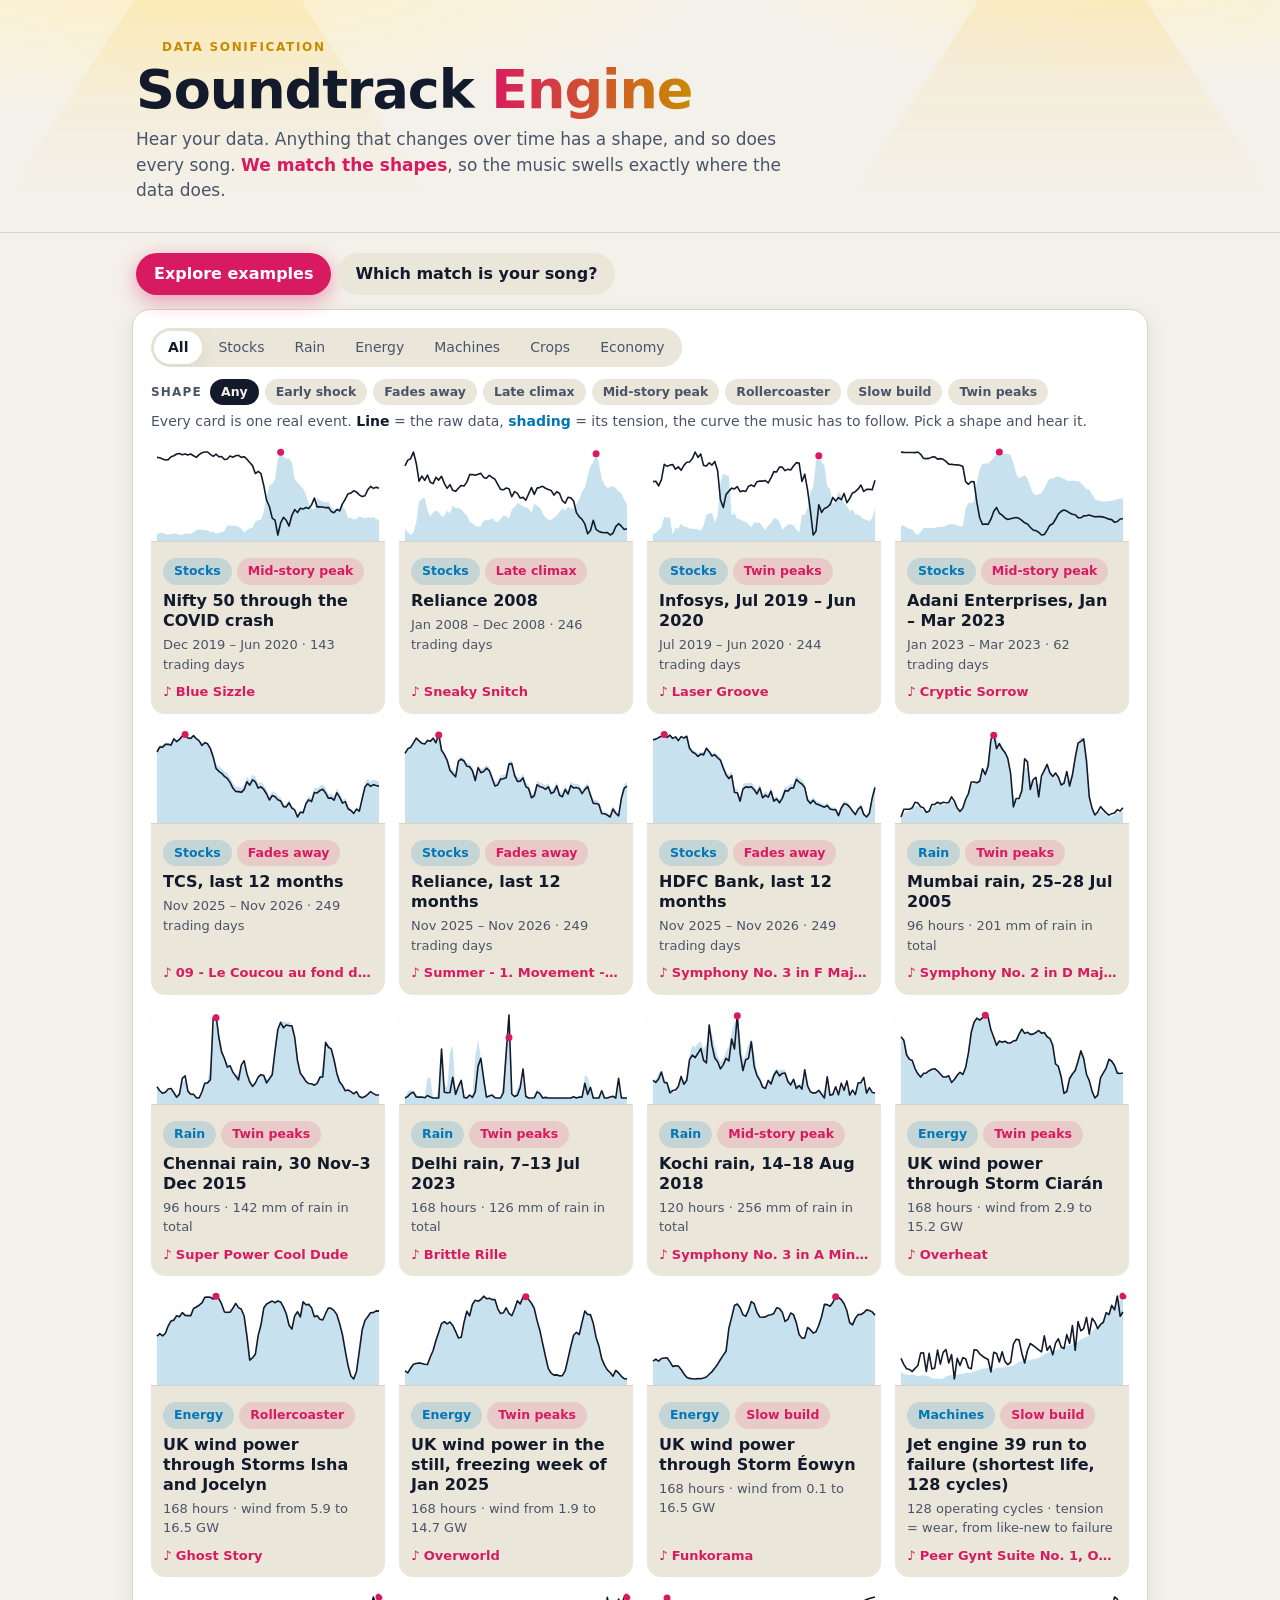
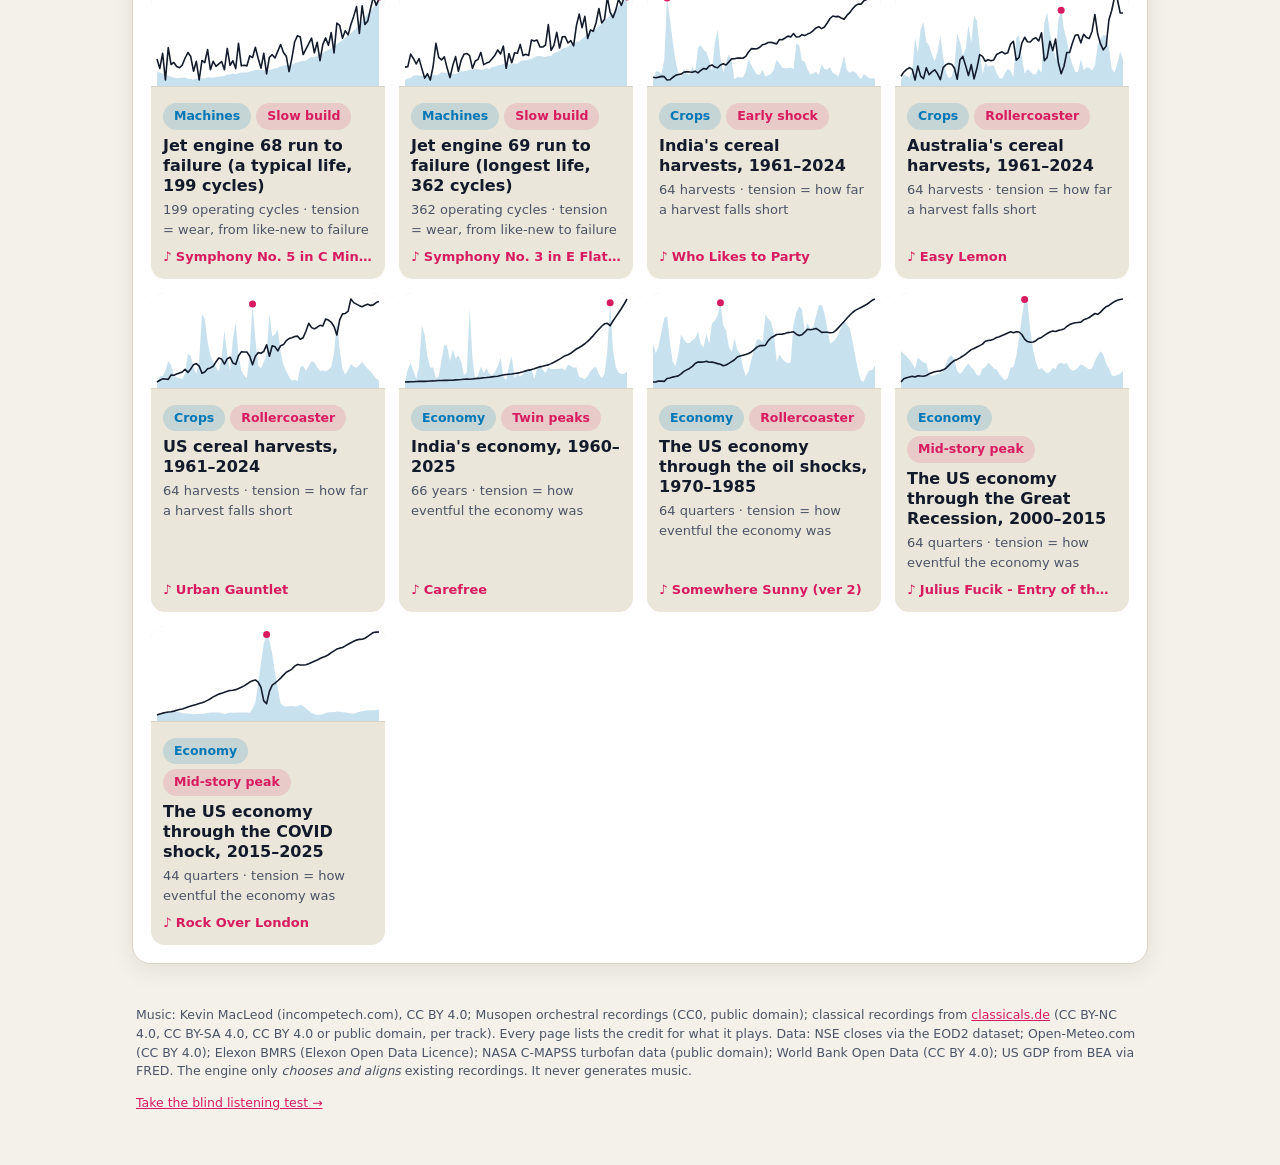
<file: index.html>
<!DOCTYPE html>
<html lang="en">
<head>
<!-- Generated by scripts/make_site.py from site/index.html. Edit that file, not this one. -->
<base href="site/">
<meta charset="utf-8">
<link rel="icon" href="data:image/svg+xml,%3Csvg xmlns=%22http://www.w3.org/2000/svg%22 viewBox=%220 0 16 16%22%3E%3Ccircle cx=%228%22 cy=%228%22 r=%227%22 fill=%22%233df58c%22/%3E%3C/svg%3E">
<meta name="viewport" content="width=device-width, initial-scale=1">
<title>Soundtrack Engine: data sonification</title>
<meta name="description" content="Data sonification: a stock's year or a monsoon week picks its own soundtrack from a licensed music library, and the drop lands on the turning point.">
<link rel="stylesheet" href="css/style.css">
</head>
<body>
<header class="hero">
  <div class="lights" aria-hidden="true"><span></span><span></span><span></span></div>
  <div class="kicker"><span class="eq"><i></i><i></i><i></i><i></i></span> Data sonification</div>
  <h1>Soundtrack <em>Engine</em></h1>
  <p class="tag">Hear your data. Anything that changes over time has a shape, and so does every song. <b>We match the shapes</b>, so the music swells exactly where the data does.</p>
</header>

<nav class="tabs" role="tablist">
  <button role="tab" id="tab-find" aria-selected="true" aria-controls="panel-find">Explore examples</button>
  <button role="tab" id="tab-song" aria-selected="false" aria-controls="panel-song">Which match is your song?</button>
</nav>

<main>
  <!-- ============ data -> song ============ -->
  <section id="panel-find" role="tabpanel" aria-labelledby="tab-find">
    <div id="catalog">
      <div class="cat-bar">
        <div class="seg" id="f-src" role="group" aria-label="Filter by source"></div>
        <div class="chips" id="f-shape" role="group" aria-label="Filter by shape"></div>
      </div>
      <p class="cat-note">Every card is one real event. <span class="k-raw">Line</span> = the raw data, <span class="k-ten">shading</span> = its tension, the curve the music has to follow. Pick a shape and hear it.</p>
      <div class="cards" id="cards"></div>
    </div>

    <div id="detail" hidden>
      <a href="#" class="back">&larr; All examples</a>
      <div class="d-head">
        <span class="d-chips"></span>
        <h2 id="item-title" class="item-title"></h2>
        <p class="d-sub"></p>
      </div>
      <div class="row len-row">
        <div class="seg" id="len" role="group" aria-label="Length">
          <button data-len="10">10 s</button><button data-len="30" class="on">30 s</button><button data-len="full">Full song</button>
        </div>
        <span class="len-note"></span>
      </div>
      <div class="row">
        <ol id="tracks" class="tracks"></ol>
        <div class="seg mode" id="mode" role="group" aria-label="Single or stitched" hidden>
          <button data-mode="single" class="on">Single track</button><button data-mode="stitched">Stitched</button>
        </div>
      </div>
      <div class="player" id="player-find"></div>
    </div>
  </section>

  <!-- ============ song -> data ============ -->
  <section id="panel-song" role="tabpanel" aria-labelledby="tab-song" hidden>
    <div class="drop" id="drop">
      <p><b>Choose a song</b> (mp3, wav, m4a, ogg…) and find the real event that felt like it: a market moment, a storm, a week of wind power, an engine's life, a harvest history or an economy.</p>
      <label class="file"><input type="file" id="song-file" accept="audio/*"><span>Choose audio file</span></label>
      <div class="filters seg" id="rev-sources" role="group" aria-label="Search in">
        <button data-src="" class="on">Everything</button><button data-src="stock">Stocks</button><button data-src="rain">Rain</button><button data-src="energy">Energy</button><button data-src="machine">Machines</button><button data-src="crop">Crops</button><button data-src="gdp">Economy</button>
      </div>
      <p class="private">🔒 Your song never leaves your device. It is analysed right here in your browser.</p>
      <p id="song-status" class="status" aria-live="polite"></p>
    </div>
    <div id="song-result" hidden>
      <h2 id="rev-title" class="item-title"></h2>
      <p id="rev-pct" class="pct-line"></p>
      <div class="player" id="player-song"></div>
      <div class="share"><span id="share-line"></span> <button id="share-copy" type="button">Copy</button></div>
      <h3>Runners-up</h3>
      <ol id="runners" class="tracks runners"></ol>
    </div>
  </section>
</main>

<footer>
  <p>Music: Kevin MacLeod (incompetech.com), CC BY 4.0; Musopen orchestral recordings (CC0, public domain);
  classical recordings from <a href="https://www.classicals.de">classicals.de</a> (CC BY-NC 4.0, CC BY-SA 4.0, CC BY 4.0 or public domain, per track).
  Every page lists the credit for what it plays.
  Data: NSE closes via the EOD2 dataset; Open-Meteo.com (CC BY 4.0); Elexon BMRS (Elexon Open Data Licence);
  NASA C-MAPSS turbofan data (public domain); World Bank Open Data (CC BY 4.0); US GDP from BEA via FRED.
  The engine only <i>chooses and aligns</i> existing recordings. It never generates music.</p>
  <p><a href="test.html">Take the blind listening test →</a></p>
</footer>

<template id="player-tpl">
  <div class="jumbo" hidden>
    <div class="jt-row">
      <div class="jt-team"><span class="nm"></span><span class="sc"></span><span class="ex"></span></div>
      <div class="jt-mid"><span class="live">&#9679; LIVE</span><span class="clk"></span><span class="sub"></span></div>
      <div class="jt-team r"><span class="nm"></span><span class="sc"></span><span class="ex"></span></div>
    </div>
  </div>
  <div class="listen"><b>&#127911; Listen for</b> <span class="lt">Press &#9654;. The scoreboard follows the music, and each big moment is flagged before it lands.</span></div>
  <div class="charts">
    <canvas class="c-data" height="150" aria-label="Raw data chart"></canvas>
    <div class="parts"></div>
    <div class="formula" hidden></div>
    <canvas class="c-overlay" height="120" aria-label="Data tension and song energy, aligned"></canvas>
    <div class="legend"><span class="l-data">data tension</span><span class="l-song">song energy</span><span class="l-aux"></span></div>
    <div class="how" hidden></div>
    <div class="moment-card" hidden></div>
  </div>
  <div class="controls">
    <button class="b-back" type="button" aria-label="Back 10 seconds">−10s</button>
    <button class="b-play" type="button" aria-label="Play">▶</button>
    <button class="b-fwd" type="button" aria-label="Forward 10 seconds">+10s</button>
    <input class="seek" type="range" min="0" max="1000" value="0" aria-label="Seek">
    <span class="time">0:00</span>
  </div>
  <p class="nohost" hidden></p>
  <ul class="moments"></ul>
  <div class="credits"><b>Credits</b><ul></ul></div>
  <audio preload="none"></audio>
</template>

<script src="js/energy.js"></script>
<script src="js/match.js"></script>
<script src="js/player.js"></script>
<script src="js/app.js"></script>
<script>
// Served through <base href="site/">, a link like "#event-id" would resolve to site/#event-id and leave this page.
// Same-page links (event cards, "All examples") only change the hash instead.
document.addEventListener('click', e => {
  const a = e.target.closest && e.target.closest('a[href^="#"]');
  if (!a || e.defaultPrevented || e.button || e.ctrlKey || e.metaKey || e.shiftKey || e.altKey) return;
  e.preventDefault();
  location.hash = a.getAttribute('href').slice(1);
});
</script>
</body>
</html>
</file>
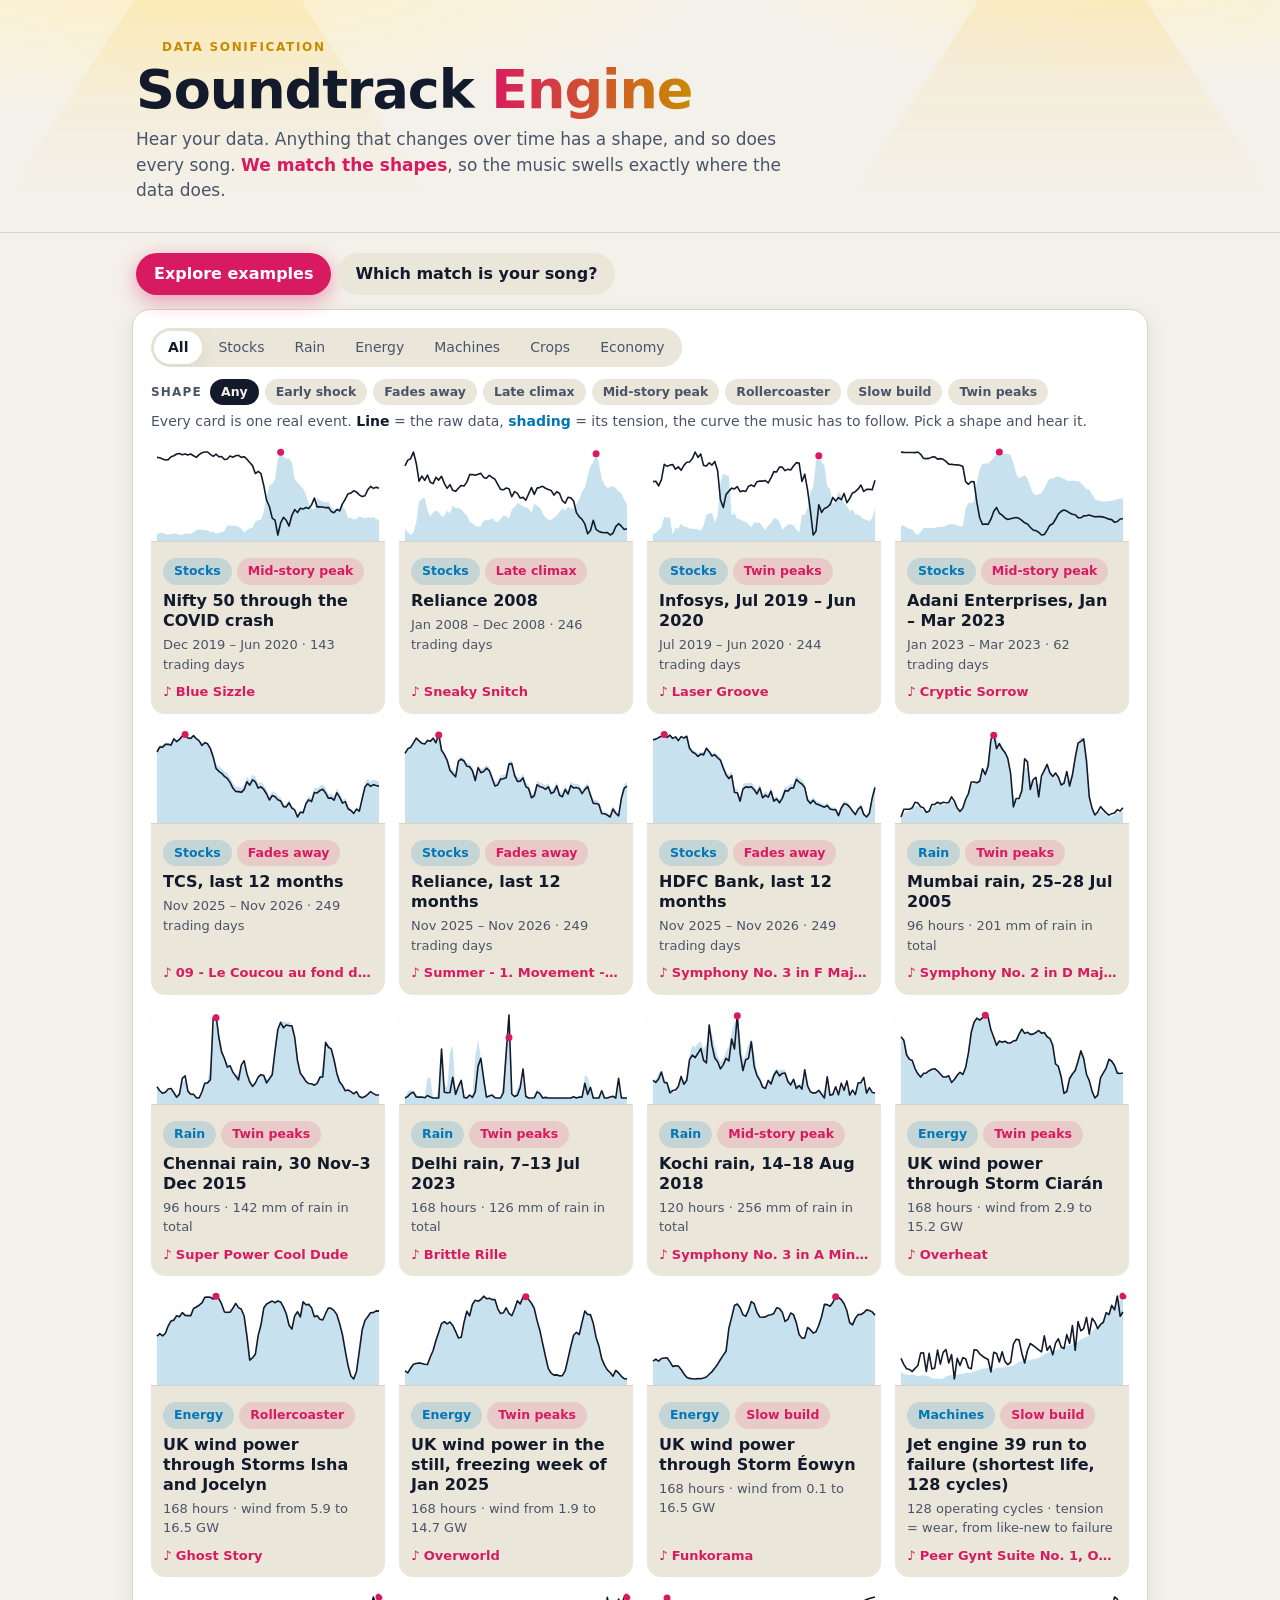
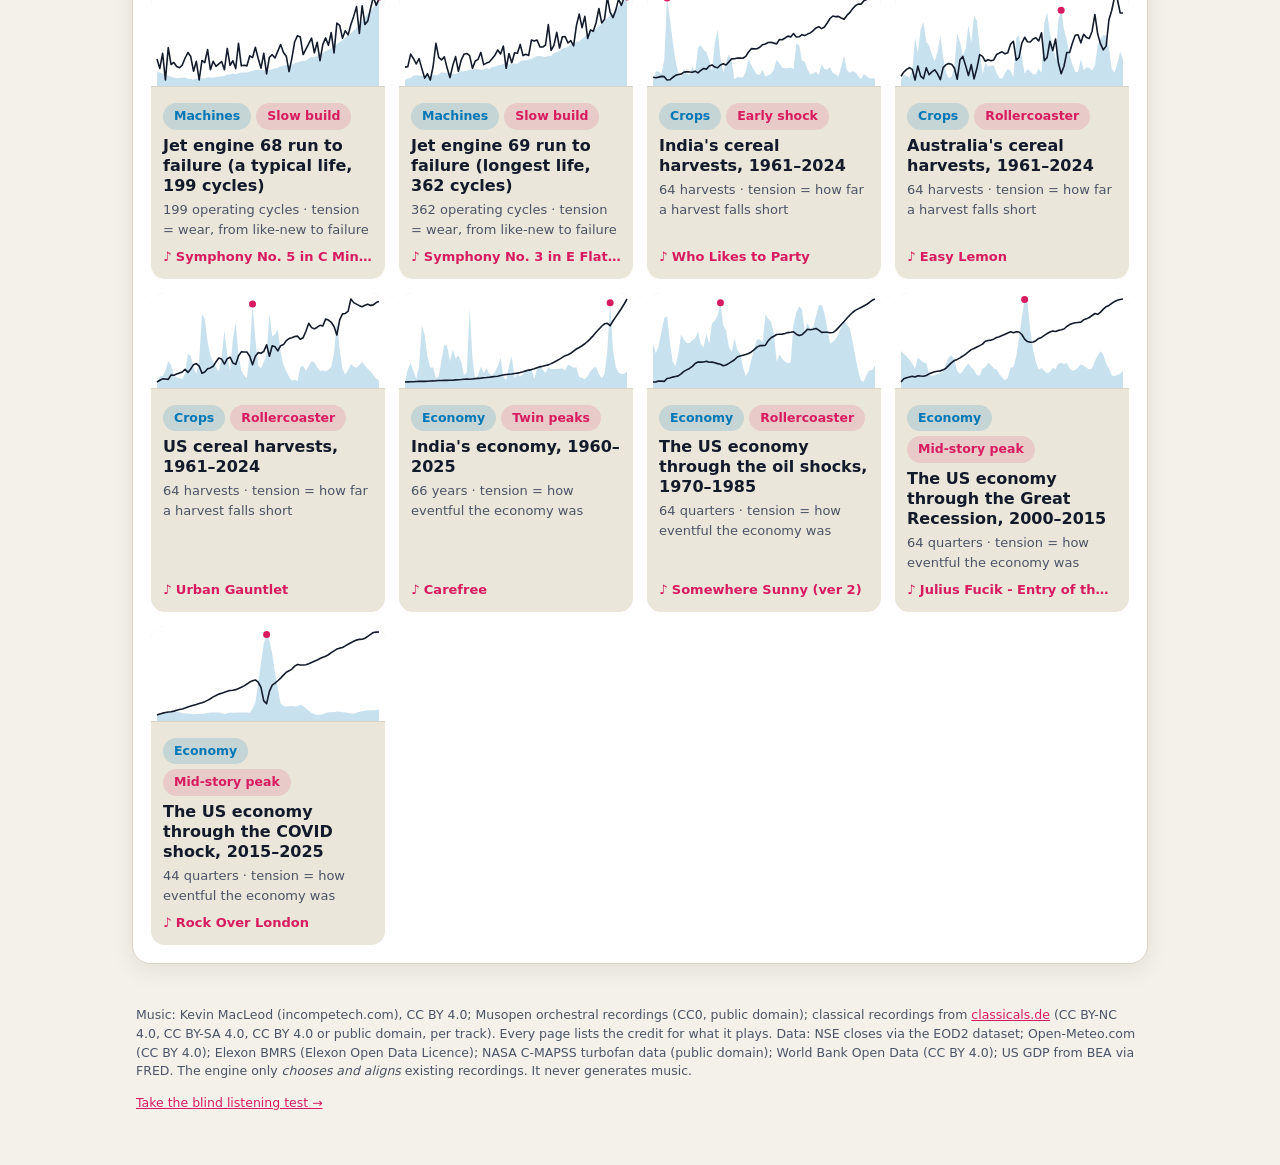
<file: site/index.html>
<!DOCTYPE html>
<html lang="en">
<head>
<meta charset="utf-8">
<link rel="icon" href="data:image/svg+xml,%3Csvg xmlns=%22http://www.w3.org/2000/svg%22 viewBox=%220 0 16 16%22%3E%3Ccircle cx=%228%22 cy=%228%22 r=%227%22 fill=%22%233df58c%22/%3E%3C/svg%3E">
<meta name="viewport" content="width=device-width, initial-scale=1">
<title>Soundtrack Engine: data sonification</title>
<meta name="description" content="Data sonification: a stock's year or a monsoon week picks its own soundtrack from a licensed music library, and the drop lands on the turning point.">
<link rel="stylesheet" href="css/style.css">
</head>
<body>
<header class="hero">
  <div class="lights" aria-hidden="true"><span></span><span></span><span></span></div>
  <div class="kicker"><span class="eq"><i></i><i></i><i></i><i></i></span> Data sonification</div>
  <h1>Soundtrack <em>Engine</em></h1>
  <p class="tag">Hear your data. Anything that changes over time has a shape, and so does every song. <b>We match the shapes</b>, so the music swells exactly where the data does.</p>
</header>

<nav class="tabs" role="tablist">
  <button role="tab" id="tab-find" aria-selected="true" aria-controls="panel-find">Explore examples</button>
  <button role="tab" id="tab-song" aria-selected="false" aria-controls="panel-song">Which match is your song?</button>
</nav>

<main>
  <!-- ============ data -> song ============ -->
  <section id="panel-find" role="tabpanel" aria-labelledby="tab-find">
    <div id="catalog">
      <div class="cat-bar">
        <div class="seg" id="f-src" role="group" aria-label="Filter by source"></div>
        <div class="chips" id="f-shape" role="group" aria-label="Filter by shape"></div>
      </div>
      <p class="cat-note">Every card is one real event. <span class="k-raw">Line</span> = the raw data, <span class="k-ten">shading</span> = its tension, the curve the music has to follow. Pick a shape and hear it.</p>
      <div class="cards" id="cards"></div>
    </div>

    <div id="detail" hidden>
      <a href="#" class="back">&larr; All examples</a>
      <div class="d-head">
        <span class="d-chips"></span>
        <h2 id="item-title" class="item-title"></h2>
        <p class="d-sub"></p>
      </div>
      <div class="row len-row">
        <div class="seg" id="len" role="group" aria-label="Length">
          <button data-len="10">10 s</button><button data-len="30" class="on">30 s</button><button data-len="full">Full song</button>
        </div>
        <span class="len-note"></span>
      </div>
      <div class="row">
        <ol id="tracks" class="tracks"></ol>
        <div class="seg mode" id="mode" role="group" aria-label="Single or stitched" hidden>
          <button data-mode="single" class="on">Single track</button><button data-mode="stitched">Stitched</button>
        </div>
      </div>
      <div class="player" id="player-find"></div>
    </div>
  </section>

  <!-- ============ song -> data ============ -->
  <section id="panel-song" role="tabpanel" aria-labelledby="tab-song" hidden>
    <div class="drop" id="drop">
      <p><b>Choose a song</b> (mp3, wav, m4a, ogg…) and find the real event that felt like it: a market moment, a storm, a week of wind power, an engine's life, a harvest history or an economy.</p>
      <label class="file"><input type="file" id="song-file" accept="audio/*"><span>Choose audio file</span></label>
      <div class="filters seg" id="rev-sources" role="group" aria-label="Search in">
        <button data-src="" class="on">Everything</button><button data-src="stock">Stocks</button><button data-src="rain">Rain</button><button data-src="energy">Energy</button><button data-src="machine">Machines</button><button data-src="crop">Crops</button><button data-src="gdp">Economy</button>
      </div>
      <p class="private">🔒 Your song never leaves your device. It is analysed right here in your browser.</p>
      <p id="song-status" class="status" aria-live="polite"></p>
    </div>
    <div id="song-result" hidden>
      <h2 id="rev-title" class="item-title"></h2>
      <p id="rev-pct" class="pct-line"></p>
      <div class="player" id="player-song"></div>
      <div class="share"><span id="share-line"></span> <button id="share-copy" type="button">Copy</button></div>
      <h3>Runners-up</h3>
      <ol id="runners" class="tracks runners"></ol>
    </div>
  </section>
</main>

<footer>
  <p>Music: Kevin MacLeod (incompetech.com), CC BY 4.0; Musopen orchestral recordings (CC0, public domain);
  classical recordings from <a href="https://www.classicals.de">classicals.de</a> (CC BY-NC 4.0, CC BY-SA 4.0, CC BY 4.0 or public domain, per track).
  Every page lists the credit for what it plays.
  Data: NSE closes via the EOD2 dataset; Open-Meteo.com (CC BY 4.0); Elexon BMRS (Elexon Open Data Licence);
  NASA C-MAPSS turbofan data (public domain); World Bank Open Data (CC BY 4.0); US GDP from BEA via FRED.
  The engine only <i>chooses and aligns</i> existing recordings. It never generates music.</p>
  <p><a href="test.html">Take the blind listening test →</a></p>
</footer>

<template id="player-tpl">
  <div class="jumbo" hidden>
    <div class="jt-row">
      <div class="jt-team"><span class="nm"></span><span class="sc"></span><span class="ex"></span></div>
      <div class="jt-mid"><span class="live">&#9679; LIVE</span><span class="clk"></span><span class="sub"></span></div>
      <div class="jt-team r"><span class="nm"></span><span class="sc"></span><span class="ex"></span></div>
    </div>
  </div>
  <div class="listen"><b>&#127911; Listen for</b> <span class="lt">Press &#9654;. The scoreboard follows the music, and each big moment is flagged before it lands.</span></div>
  <div class="charts">
    <canvas class="c-data" height="150" aria-label="Raw data chart"></canvas>
    <div class="parts"></div>
    <div class="formula" hidden></div>
    <canvas class="c-overlay" height="120" aria-label="Data tension and song energy, aligned"></canvas>
    <div class="legend"><span class="l-data">data tension</span><span class="l-song">song energy</span><span class="l-aux"></span></div>
    <div class="how" hidden></div>
    <div class="moment-card" hidden></div>
  </div>
  <div class="controls">
    <button class="b-back" type="button" aria-label="Back 10 seconds">−10s</button>
    <button class="b-play" type="button" aria-label="Play">▶</button>
    <button class="b-fwd" type="button" aria-label="Forward 10 seconds">+10s</button>
    <input class="seek" type="range" min="0" max="1000" value="0" aria-label="Seek">
    <span class="time">0:00</span>
  </div>
  <p class="nohost" hidden></p>
  <ul class="moments"></ul>
  <div class="credits"><b>Credits</b><ul></ul></div>
  <audio preload="none"></audio>
</template>

<script src="js/energy.js"></script>
<script src="js/match.js"></script>
<script src="js/player.js"></script>
<script src="js/app.js"></script>
</body>
</html>
</file>
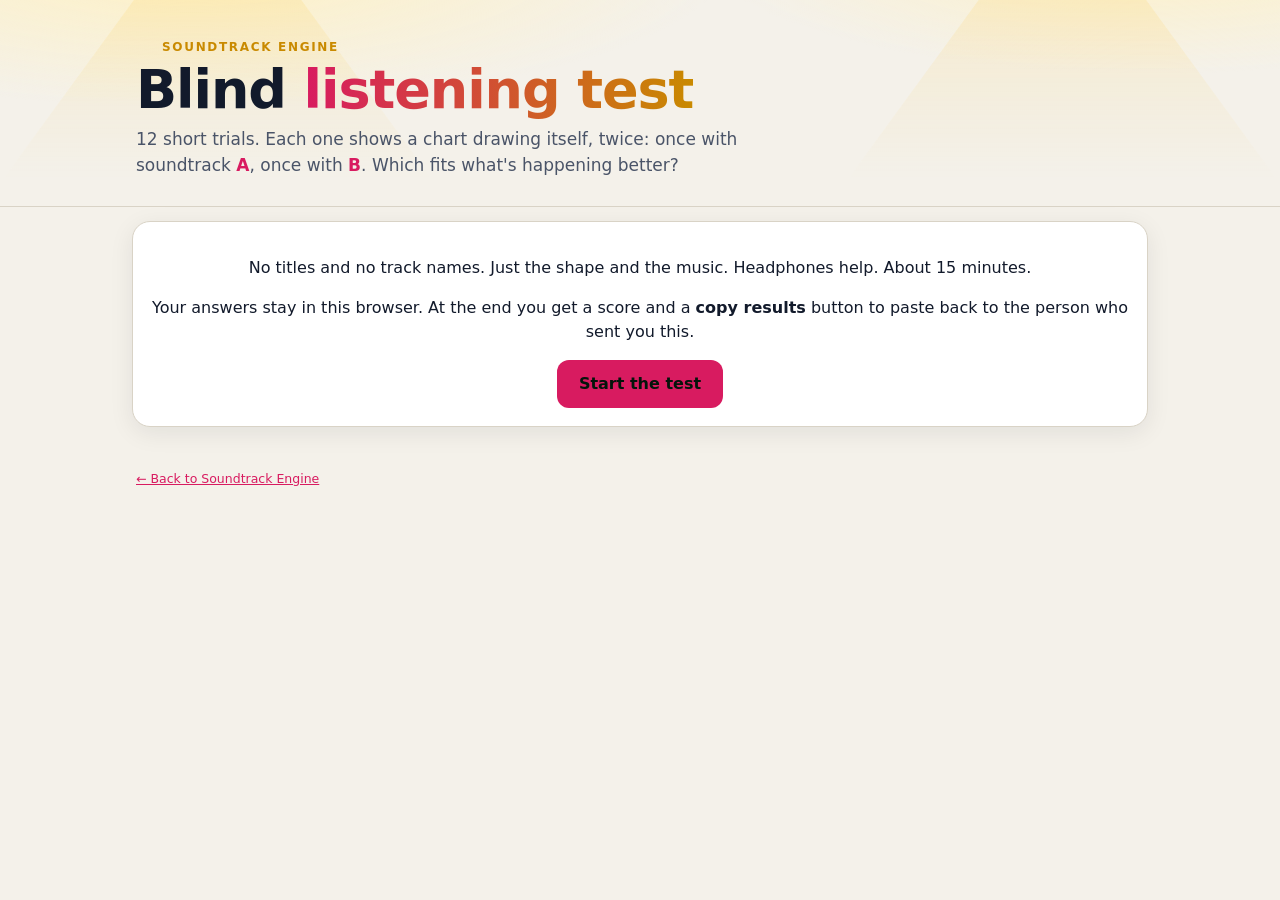
<file: site/test.html>
<!DOCTYPE html>
<html lang="en">
<head>
<meta charset="utf-8">
<link rel="icon" href="data:image/svg+xml,%3Csvg xmlns=%22http://www.w3.org/2000/svg%22 viewBox=%220 0 16 16%22%3E%3Ccircle cx=%228%22 cy=%228%22 r=%227%22 fill=%22%233df58c%22/%3E%3C/svg%3E">
<meta name="viewport" content="width=device-width, initial-scale=1">
<title>Soundtrack Engine: blind listening test</title>
<link rel="stylesheet" href="css/style.css">
<style>
  .trial-head { display: flex; justify-content: space-between; align-items: center; color: var(--mut); font-size: 13px; }
  .ab { display: grid; grid-template-columns: 1fr 1fr; gap: 10px; margin: 10px 0; }
  .ab button, .answer button { background: var(--bg2); border: 1px solid var(--line); border-radius: 12px; padding: 12px; cursor: pointer; font-weight: 700; }
  .ab button.playing { border-color: var(--acc); color: var(--acc); }
  .ab button.heard::after { content: " ✓"; color: var(--acc); }
  .answer { display: grid; grid-template-columns: 1fr 1fr 1fr; gap: 8px; }
  .answer button[disabled] { opacity: .4; cursor: not-allowed; }
  #tc { height: 200px; }
  .q { font-size: 17px; font-weight: 700; margin: 12px 0 8px; text-align: center; }
  textarea { width: 100%; min-height: 140px; background: var(--bg); color: var(--fg); border: 1px solid var(--line); border-radius: 10px; padding: 8px; font: 12px ui-monospace, monospace; }
  .big { font-size: 34px; font-weight: 800; color: var(--acc); text-align: center; margin: 10px 0; }
  .center { text-align: center; }
  .go { background: var(--acc); color: #04150b; border: 0; border-radius: 12px; padding: 12px 22px; font-weight: 800; cursor: pointer; }
</style>
</head>
<body>
<header class="hero"><div class="kicker"><span class="eq"><i></i><i></i><i></i><i></i></span> Soundtrack Engine</div><h1>Blind <em>listening test</em></h1>
  <p class="tag">12 short trials. Each one shows a chart drawing itself, twice: once with soundtrack <b>A</b>, once with <b>B</b>. Which fits what's happening better?</p></header>
<main>
<section id="intro" class="center">
  <p>No titles and no track names. Just the shape and the music. Headphones help. About 15 minutes.</p>
  <p>Your answers stay in this browser. At the end you get a score and a <b>copy results</b> button to paste back to the person who sent you this.</p>
  <button class="go" id="start">Start the test</button>
</section>
<section id="trial" hidden>
  <div class="trial-head"><span id="tn"></span><span id="tsrc"></span></div>
  <canvas id="tc" height="190" aria-label="Chart drawing itself"></canvas>
  <div class="ab"><button id="pa">▶ Play with A</button><button id="pb">▶ Play with B</button></div>
  <p class="q">Which soundtrack fits what's happening better?</p>
  <div class="answer"><button data-a="A" disabled>A</button><button data-a="tie" disabled>Can't tell</button><button data-a="B" disabled>B</button></div>
  <p class="center" style="color:var(--mut);font-size:12.5px">Listen to both before answering.</p>
  <audio id="ta" preload="auto"></audio>
</section>
<section id="done" hidden class="center">
  <p>Thanks! The engine's pick was the one you preferred in</p>
  <div class="big" id="score"></div>
  <p id="score2" style="color:var(--mut)"></p>
  <button class="go" id="copy">Copy results</button>
  <p><textarea id="json" readonly aria-label="Results JSON"></textarea></p>
  <div class="credits" style="text-align:left"><b>Music used in this test</b><ul id="tcredits"></ul></div>
</section>
</main>
<footer><p><a href="index.html">← Back to Soundtrack Engine</a></p></footer>
<script src="js/test.js"></script>
</body>
</html>
</file>
<file: site/css/style.css>
@media (prefers-color-scheme: light) {
  :root {
    --bg: #f4f1ea; --bg2: #ebe6da; --card: #ffffff; --line: #d9d3c6;
    --fg: #121a2b; --mut: #4a5468; --acc: #d81b60; --acc2: #c98a00; --song: #d81b60; --data: #0077b6;
    --shadow: 0 6px 24px rgba(18,26,43,.08); --hero1: #fff1c2; --hero2: #f4f1ea; --beam: rgba(255,200,60,.22);
    color-scheme: light;
  }
}
@media (prefers-color-scheme: dark) {
  :root {
    --bg: #070b16; --bg2: #18223a; --card: #101829; --line: #24304a;
    --fg: #f3f5fa; --mut: #9aa6bf; --acc: #ff4f8b; --acc2: #ffd23f; --song: #ff4f8b; --data: #3ad1ff;
    --shadow: 0 8px 30px rgba(0,0,0,.45); --hero1: #1b2748; --hero2: #070b16; --beam: rgba(255,230,150,.10);
    color-scheme: dark;
  }
}
* { box-sizing: border-box; }
html, body { margin: 0; }
body {
  font: 15px/1.5 system-ui, -apple-system, "Segoe UI", Roboto, sans-serif;
  background: var(--bg);
  color: var(--fg);
}
a { color: var(--acc); }
button, select, input { font: inherit; color: inherit; }

.hero { text-align: center; padding: 34px 16px 10px; position: relative; overflow: hidden; }
.hero h1 { margin: 0; font-size: clamp(28px, 6vw, 46px); letter-spacing: -.02em; font-weight: 800;
  text-shadow: 0 0 24px rgba(61, 245, 140, .25); }
.hero .tag { color: var(--mut); margin: 6px auto 0; max-width: 640px; }
.hero .tag b { color: var(--acc); }
.lights { position: absolute; inset: 0; pointer-events: none; }
.lights span { position: absolute; top: -60px; width: 220px; height: 260px; filter: blur(30px); opacity: .18;
  background: radial-gradient(closest-side, #fff, transparent); }
.lights span:nth-child(1) { left: 6%; transform: rotate(18deg); }
.lights span:nth-child(2) { left: 44%; }
.lights span:nth-child(3) { right: 6%; transform: rotate(-18deg); }
@media (prefers-color-scheme: light) { .lights span { opacity: .0; } }

.tabs { display: flex; gap: 6px; justify-content: center; padding: 10px 12px 0; flex-wrap: wrap; }
.tabs button { background: transparent; border: 1px solid var(--line); border-radius: 999px; padding: 8px 16px; cursor: pointer; }
.tabs button[aria-selected="true"] { background: var(--acc); color: #04150b; border-color: var(--acc); font-weight: 700; }

main { max-width: 980px; margin: 0 auto; padding: 14px 12px 30px; }
section { background: var(--card); border: 1px solid var(--line); border-radius: 16px; padding: 16px; box-shadow: var(--shadow); }
.row { display: flex; gap: 10px; align-items: center; flex-wrap: wrap; margin-bottom: 10px; }
.seg { display: inline-flex; border: 1px solid var(--line); border-radius: 10px; overflow: hidden; }
.seg button { background: transparent; border: 0; padding: 7px 12px; cursor: pointer; }
.seg button.on { background: var(--bg2); color: var(--acc); font-weight: 700; }
.seg button[disabled] { opacity: .4; cursor: not-allowed; }
select, input[type=search] { background: var(--bg); border: 1px solid var(--line); border-radius: 10px; padding: 7px 10px; min-width: 0; }
select { flex: 1 1 240px; max-width: 100%; }
.search { position: relative; }
.search input { width: 100%; }
.results { position: absolute; z-index: 5; top: 100%; left: 0; right: 0; list-style: none; margin: 4px 0 0; padding: 4px;
  background: var(--card); border: 1px solid var(--line); border-radius: 10px; max-height: 280px; overflow: auto; box-shadow: var(--shadow); }
.results li { padding: 6px 8px; border-radius: 6px; cursor: pointer; }
.results li:hover, .results li.sel { background: var(--bg2); }

.item-title { margin: 6px 0 8px; font-size: 19px; }
.tracks { list-style: none; padding: 0; margin: 0; flex: 1 1 400px; min-width: 0; display: grid; grid-template-columns: minmax(0, 1fr); gap: 6px; }
.tracks li { display: flex; gap: 10px; align-items: center; border: 1px solid var(--line); border-radius: 10px; padding: 7px 10px; cursor: pointer; }
.tracks li.on { border-color: var(--acc); box-shadow: inset 0 0 0 1px var(--acc); }
.tracks li .rank { color: var(--mut); width: 1.2em; }
.tracks li .name { flex: 1; min-width: 0; overflow: hidden; text-overflow: ellipsis; white-space: nowrap; }
.tracks li .tags { color: var(--mut); font-size: 12px; }
.pct { font-weight: 800; color: var(--acc); font-variant-numeric: tabular-nums; }
.badge { font-size: 11px; border: 1px solid var(--line); border-radius: 6px; padding: 1px 5px; color: var(--mut); }

.player { margin-top: 12px; }
.charts { position: relative; }
canvas { width: 100%; height: 150px; display: block; background: var(--bg); border: 1px solid var(--line); border-radius: 10px; margin-bottom: 6px; cursor: pointer; touch-action: none; }
canvas.c-overlay { height: 130px; }
.legend { display: flex; gap: 14px; font-size: 12px; color: var(--mut); flex-wrap: wrap; }
.legend span::before { content: ""; display: inline-block; width: 14px; height: 3px; border-radius: 2px; margin-right: 5px; vertical-align: middle; }
.l-data::before { background: var(--data); } .l-song::before { background: var(--song); } .l-aux::before { background: var(--mut); }
.how { display: grid; grid-template-columns: repeat(auto-fit, minmax(260px, 1fr)); gap: 10px 18px; margin: 10px 0 4px;
  font-size: 13px; line-height: 1.5; color: var(--mut); }
.how p { margin: 0; }
.how b { color: var(--fg); }
.how .k-data b { color: var(--data); } .how .k-song b { color: var(--song); }
.how .k-match { grid-column: 1 / -1; }
.moment-card { position: absolute; left: 50%; top: 10px; transform: translateX(-50%); max-width: min(92%, 560px);
  background: var(--acc2); color: #1a1000; padding: 8px 12px; border-radius: 10px; font-weight: 600; box-shadow: var(--shadow);
  animation: pop .25s ease-out; font-size: 14px; }
@keyframes pop { from { transform: translate(-50%, -6px) scale(.96); opacity: 0; } }
.controls { display: flex; gap: 8px; align-items: center; margin: 8px 0; }
.controls button { background: var(--bg2); border: 1px solid var(--line); border-radius: 10px; padding: 7px 10px; cursor: pointer; min-width: 44px; }
.controls .b-play { background: var(--acc); color: #04150b; font-weight: 800; border-color: var(--acc); }
.controls .seek { flex: 1; accent-color: var(--acc); min-width: 60px; }
.controls .time { font-variant-numeric: tabular-nums; color: var(--mut); font-size: 13px; min-width: 76px; text-align: right; }
.nohost { color: var(--acc2); font-size: 13px; }
.moments { list-style: none; padding: 0; margin: 8px 0; display: grid; gap: 4px; }
.moments li { display: flex; gap: 10px; padding: 5px 8px; border-radius: 8px; cursor: pointer; font-size: 13.5px; }
.moments li:hover { background: var(--bg2); }
.moments li.past { opacity: .6; }
.moments li .ts { color: var(--acc2); font-variant-numeric: tabular-nums; font-weight: 700; min-width: 42px; }
.credits { font-size: 12.5px; color: var(--mut); border-top: 1px dashed var(--line); padding-top: 8px; }
.credits ul { margin: 4px 0 0; padding-left: 18px; }

.drop { text-align: center; padding: 10px; }
.file input { position: absolute; opacity: 0; width: 1px; height: 1px; }
.file span { display: inline-block; background: var(--acc); color: #04150b; font-weight: 800; border-radius: 12px; padding: 12px 20px; cursor: pointer; margin: 6px 0 12px; }
.file input:focus-visible + span { outline: 3px solid var(--acc2); }
.filters { margin-bottom: 8px; }
.private { color: var(--acc); font-size: 13px; }
.status { color: var(--mut); min-height: 1.5em; }
.pct-line { margin: 0 0 6px; color: var(--mut); }
.share { margin: 12px 0; display: flex; gap: 8px; align-items: center; flex-wrap: wrap; background: var(--bg2); border-radius: 10px; padding: 8px 10px; }
.share button { background: var(--acc); color: #04150b; border: 0; border-radius: 8px; padding: 5px 12px; font-weight: 700; cursor: pointer; }
.runners li { cursor: pointer; }

footer { max-width: 980px; margin: 0 auto; padding: 0 16px 40px; color: var(--mut); font-size: 12.5px; text-align: center; }

@media (max-width: 520px) {
  body { font-size: 14px; }
  section { padding: 12px; border-radius: 12px; }
  .tabs button { padding: 7px 11px; font-size: 13.5px; }
  .seg button { padding: 6px 9px; }
  .controls { gap: 5px; }
  .controls button { padding: 6px 7px; min-width: 40px; }
  .controls .time { min-width: 0; font-size: 12px; }
  .item-title { font-size: 16.5px; }
}

@media (max-width: 520px) { canvas { height: 120px; } canvas.c-overlay { height: 110px; } }

/* ---------- game-song-match look ---------- */
body { font-size: 16px; }
.hero { text-align: left; max-width: 1040px; margin: 0 auto; padding: 38px 16px 28px; overflow: visible; }
header.hero { max-width: none; position: relative; overflow: hidden; border-bottom: 1px solid var(--line);
  background: radial-gradient(ellipse 70% 120% at 15% -20%, var(--hero1), transparent 60%),
              radial-gradient(ellipse 60% 110% at 90% -30%, var(--hero1), transparent 60%), var(--hero2); }
header.hero > * { position: relative; z-index: 1; max-width: 1008px; margin-left: auto; margin-right: auto; }
header.hero::before, header.hero::after { content: ""; position: absolute; top: -40%; width: 46%; height: 180%; pointer-events: none;
  background: linear-gradient(180deg, var(--beam), transparent 70%); filter: blur(6px);
  clip-path: polygon(46% 0, 54% 0, 100% 100%, 0 100%); transform-origin: 50% 0; animation: sweep 9s ease-in-out infinite alternate; z-index: 0; }
header.hero::before { left: -6%; } header.hero::after { right: -6%; animation-delay: -4.5s; animation-name: sweep2; }
@keyframes sweep { from { transform: rotate(-30deg); } to { transform: rotate(-12deg); } }
@keyframes sweep2 { from { transform: rotate(30deg); } to { transform: rotate(12deg); } }
.lights { display: none; }
.kicker { font-size: 12px; letter-spacing: .14em; text-transform: uppercase; color: var(--acc2); font-weight: 800; display: flex; align-items: center; gap: 8px; }
.eq { display: inline-flex; gap: 2px; align-items: flex-end; height: 12px; }
.eq i { width: 3px; background: currentColor; border-radius: 1px; animation: eq 1s ease-in-out infinite; }
.eq i:nth-child(2) { animation-delay: -.3s; } .eq i:nth-child(3) { animation-delay: -.6s; } .eq i:nth-child(4) { animation-delay: -.15s; }
@keyframes eq { 0%, 100% { height: 3px; } 50% { height: 12px; } }
.hero h1 { font-size: clamp(30px, 6vw, 54px); line-height: 1.02; margin: 6px 0 10px; font-weight: 900; text-shadow: none; }
.hero h1 em { font-style: normal; background: linear-gradient(90deg, var(--song), var(--acc2), var(--song)); background-size: 200% 100%;
  -webkit-background-clip: text; background-clip: text; color: transparent; animation: shine 6s linear infinite; }
@keyframes shine { to { background-position: -200% 0; } }
.hero .tag { margin: 0; max-width: 660px; font-size: 17px; }
.hero .tag b { color: var(--song); }
.tabs { justify-content: flex-start; max-width: 1040px; margin: 0 auto; padding: 20px 16px 0; }
.tabs button { font-weight: 800; background: var(--bg2); border: 0; padding: 9px 18px; }
.tabs button[aria-selected="true"] { background: var(--song); color: #fff; box-shadow: 0 6px 20px color-mix(in srgb, var(--song) 40%, transparent); }
main { max-width: 1040px; }
section { background: var(--card); border-radius: 18px; padding: 18px; }
.seg { background: var(--bg2); border: 0; border-radius: 999px; padding: 3px; gap: 2px; }
.seg button { border-radius: 999px; padding: 6px 14px; font-size: 14px; color: var(--mut); }
.seg button.on { background: var(--card); color: var(--fg); box-shadow: var(--shadow); }
select, input[type=search] { background: var(--card); border-radius: 999px; padding: 8px 14px; }
.item-title { font-size: clamp(20px, 3.4vw, 28px); font-weight: 900; line-height: 1.15; letter-spacing: -.01em; }
.tracks li { background: var(--bg2); border: 0; border-radius: 12px; padding: 9px 12px; transition: transform .15s; }
.tracks li:hover { transform: translateY(-1px); outline: 2px solid color-mix(in srgb, var(--song) 40%, transparent); }
.tracks li.on { box-shadow: 0 0 0 2px var(--song); }
.pct { color: var(--acc2); font-weight: 900; }
.pct-line .pct { font-size: 22px; }
canvas { background: transparent; border: 0; border-radius: 0; }
.charts { background: var(--card); }
.controls button { background: var(--bg2); border: 0; border-radius: 999px; padding: 8px 14px; }
.controls .b-play { background: var(--song); color: #fff; min-width: 72px; box-shadow: 0 4px 14px color-mix(in srgb, var(--song) 35%, transparent); }
.controls .seek { accent-color: var(--song); }
.moments li { background: var(--bg2); border-radius: 10px; padding: 9px 12px; font-size: 14px; }
.moments li .ts { color: var(--song); font-weight: 900; min-width: 48px; }
.moments li.past { opacity: 1; background: color-mix(in srgb, var(--acc2) 22%, var(--bg2)); }
.moment-card { background: #0a0f1d; color: #f3f5fa; border: 1px solid rgba(255,255,255,.1); }
.file span { background: var(--song); color: #fff; border-radius: 999px; padding: 14px 26px; font-size: 18px;
  box-shadow: 0 6px 20px color-mix(in srgb, var(--song) 40%, transparent); }
.drop { border: 2px dashed var(--line); border-radius: 18px; padding: 18px; }
.private { color: var(--mut); }
.share { background: var(--bg2); border-radius: 12px; }
.share button { background: var(--song); color: #fff; border-radius: 999px; }
footer { text-align: left; max-width: 1040px; }
footer a { color: var(--song); }

header.hero { padding-left: max(16px, calc((100% - 1008px) / 2)); padding-right: max(16px, calc((100% - 1008px) / 2)); }
header.hero > * { margin-left: 0; margin-right: 0; }

/* jumbotron scoreboard (always night-time) */
.jumbo { position: relative; overflow: hidden; margin: 12px 0 8px; border-radius: 14px; color: #f3f5fa; padding: 12px 14px 10px;
  background: radial-gradient(circle, rgba(255,255,255,.05) 1px, transparent 1.3px) 0 0 / 5px 5px, linear-gradient(180deg, #121a30, #04070f);
  box-shadow: inset 0 0 0 1px rgba(255,255,255,.06), inset 0 -20px 40px rgba(0,0,0,.35); }
.jt-row { display: grid; grid-template-columns: 1fr auto 1fr; align-items: center; gap: 10px; }
.jt-team { display: flex; flex-direction: column; min-width: 0; }
.jt-team.r { align-items: flex-end; text-align: right; }
.jt-team .nm { font-size: 13px; font-weight: 900; letter-spacing: .08em; text-transform: uppercase; white-space: nowrap; overflow: hidden; text-overflow: ellipsis; max-width: 100%; }
.jt-team .sc { font-size: clamp(28px, 6vw, 44px); font-weight: 900; line-height: 1; color: #ffd23f; font-variant-numeric: tabular-nums; text-shadow: 0 0 18px rgba(255,210,63,.45); }
.jt-team .ex { font-size: 12px; color: #8d99b3; min-height: 1.2em; }
.jt-mid { text-align: center; display: flex; flex-direction: column; align-items: center; gap: 2px; }
.jt-mid .clk { font-size: 16px; font-weight: 900; letter-spacing: .06em; font-variant-numeric: tabular-nums; white-space: nowrap; }
.jt-mid .sub { font-size: 12px; color: #8d99b3; max-width: 240px; line-height: 1.3; }
.live { font-size: 10px; font-weight: 900; letter-spacing: .14em; color: #ff4d4d; opacity: 0; }
.jumbo.on .live { opacity: 1; animation: blink 1.2s steps(2) infinite; }
@keyframes blink { 50% { opacity: .35; } }
.listen { background: var(--bg2); border-radius: 12px; padding: 10px 14px; font-size: 15px; line-height: 1.4; margin-bottom: 8px; border-left: 4px solid var(--song); min-height: 3.2em; }
.listen b { color: var(--song); margin-right: 6px; white-space: nowrap; }
.listen.soon { border-left-color: var(--acc2); }
.listen.now { border-left-color: var(--acc2); background: color-mix(in srgb, var(--acc2) 25%, var(--bg2)); font-weight: 700; }
.listen .cd { font-variant-numeric: tabular-nums; font-weight: 900; color: var(--acc2); }
@media (max-width: 520px) { .jt-team .nm { font-size: 11px; } .jt-mid .clk { font-size: 13px; } .listen { font-size: 13.5px; } }

/* ---------- catalog of examples ---------- */
.cat-bar { display: flex; gap: 12px; align-items: center; flex-wrap: wrap; margin-bottom: 6px; }
.chips { display: flex; gap: 6px; flex-wrap: wrap; align-items: center; }
.chips-lab { font-size: 12px; font-weight: 800; letter-spacing: .1em; text-transform: uppercase; color: var(--mut); margin-right: 2px; }
.chip { font-size: 12.5px; font-weight: 700; border-radius: 999px; padding: 4px 11px; background: var(--bg2); color: var(--mut); border: 0; }
button.chip { cursor: pointer; }
button.chip.on { background: var(--fg); color: var(--bg); }
.chip.src { background: color-mix(in srgb, var(--data) 16%, var(--bg2)); color: var(--data); }
.chip.shape { background: color-mix(in srgb, var(--song) 14%, var(--bg2)); color: var(--song); }
.cat-note { color: var(--mut); font-size: 14px; margin: 4px 0 14px; }
.k-raw { font-weight: 800; color: var(--fg); } .k-ten { font-weight: 800; color: var(--data); }
.cards { display: grid; grid-template-columns: repeat(auto-fill, minmax(230px, 1fr)); gap: 14px; }
.card { display: flex; flex-direction: column; text-decoration: none; color: inherit; background: var(--bg2); border-radius: 14px;
  overflow: hidden; transition: transform .15s, box-shadow .15s; }
.card:hover, .card:focus-visible { transform: translateY(-2px); box-shadow: 0 0 0 2px var(--song), var(--shadow); outline: none; }
.card .thumb { width: 100%; height: 96px; background: var(--card); border-bottom: 1px solid var(--line); cursor: pointer; }
.c-body { padding: 10px 12px 12px; display: flex; flex-direction: column; gap: 4px; flex: 1; }
.c-chips { display: flex; gap: 5px; flex-wrap: wrap; }
.card h3 { margin: 2px 0 0; font-size: 16px; line-height: 1.25; font-weight: 800; }
.c-sub { margin: 0; color: var(--mut); font-size: 13px; }
.c-top { margin: auto 0 0; padding-top: 4px; font-size: 13px; font-weight: 700; color: var(--song); white-space: nowrap; overflow: hidden; text-overflow: ellipsis; }
.empty { color: var(--mut); }

/* ---------- detail view ---------- */
.back { display: inline-block; font-weight: 800; text-decoration: none; margin-bottom: 8px; }
.d-chips { display: flex; gap: 6px; }
.d-head .item-title { margin: 6px 0 2px; }
.d-sub { margin: 0 0 12px; color: var(--mut); }
.len-row { gap: 12px; }
.len-note { color: var(--mut); font-size: 13.5px; flex: 1 1 260px; }
#len button { font-weight: 800; }

/* ---------- raw -> ingredients -> tension ---------- */
.charts.has-explain canvas.c-data { height: 112px; }
canvas.c-part { height: 52px; border-top: 1px dashed var(--line); }
.formula { margin: 2px 0 4px; padding: 6px 12px; border-radius: 10px; font-size: 13.5px;
  background: color-mix(in srgb, var(--data) 10%, var(--bg2)); color: var(--fg); }
.formula .arr { color: var(--data); font-weight: 900; margin-right: 4px; }
.formula b { font-weight: 700; }
@media (max-width: 520px) { .cards { grid-template-columns: 1fr 1fr; gap: 10px; } .card h3 { font-size: 14px; } .card .thumb { height: 72px; } .c-top { font-size: 12px; } }

[hidden] { display: none !important; }
</file>
